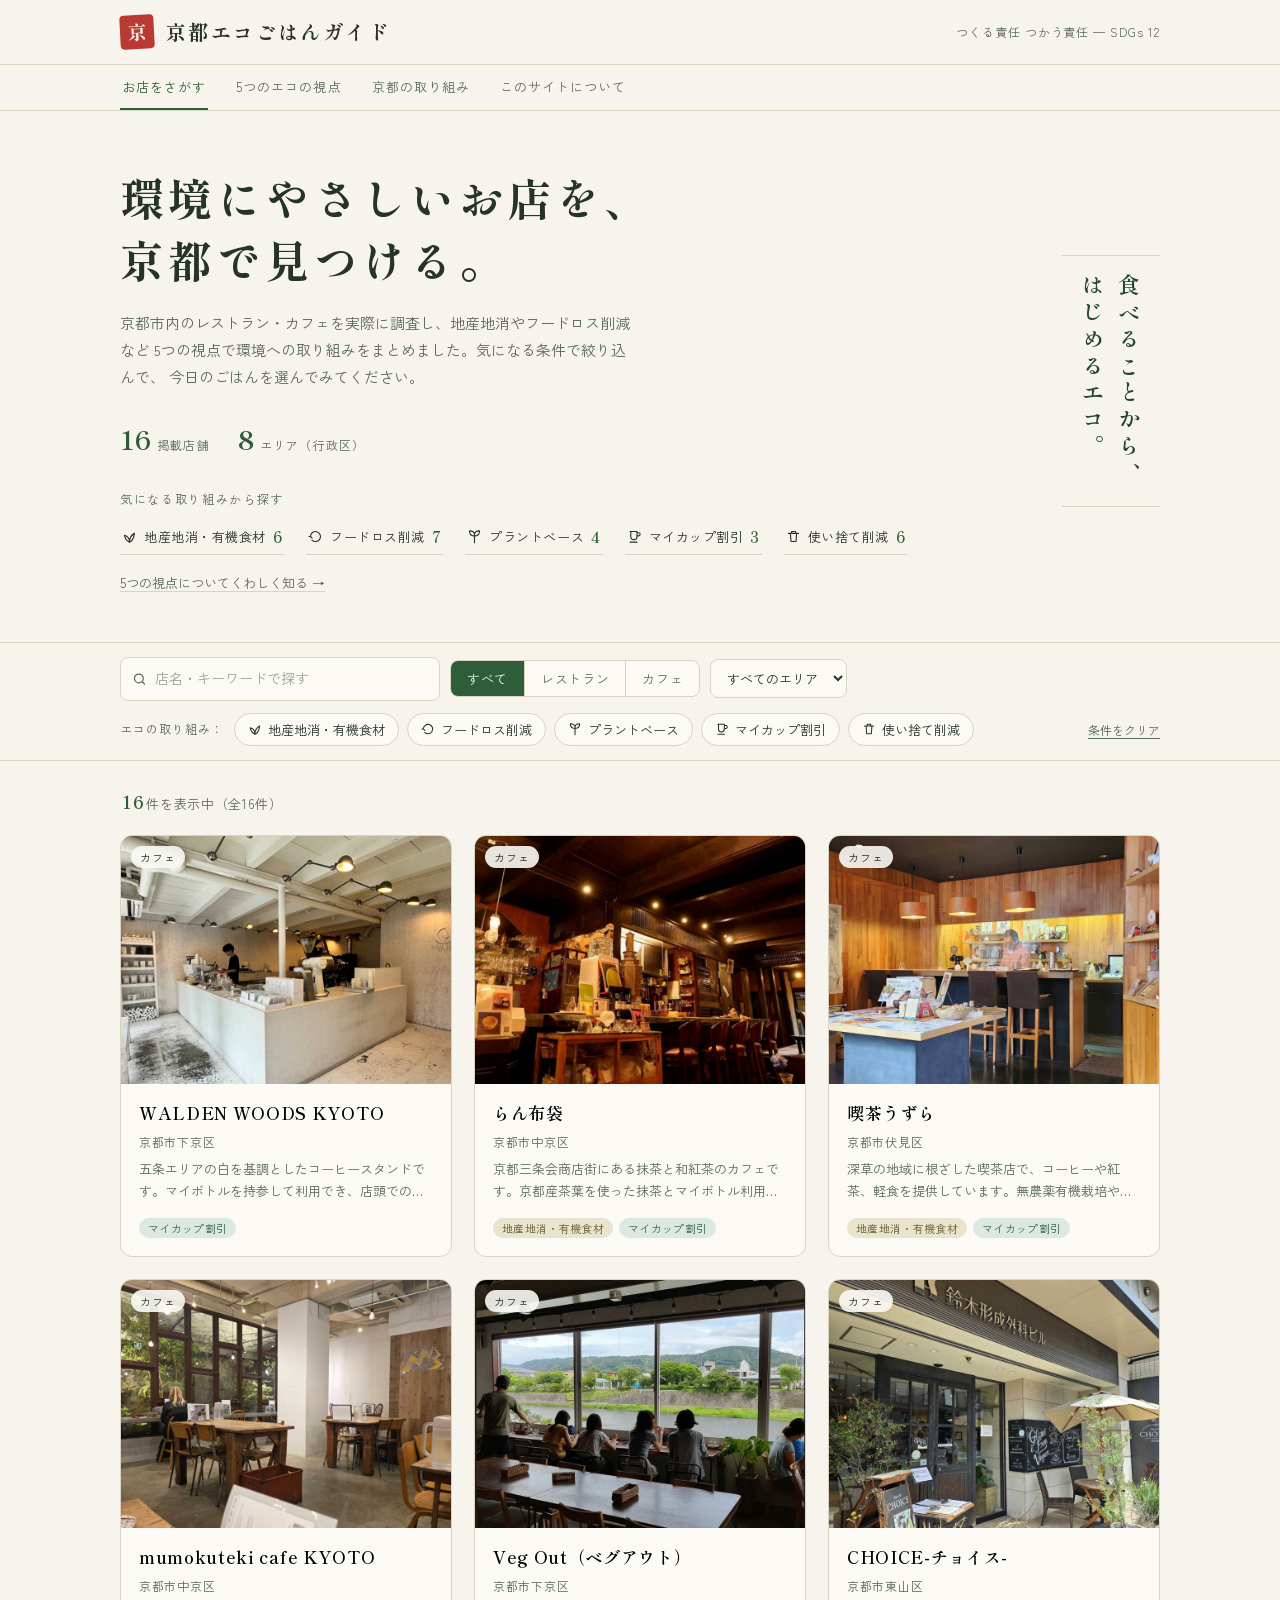
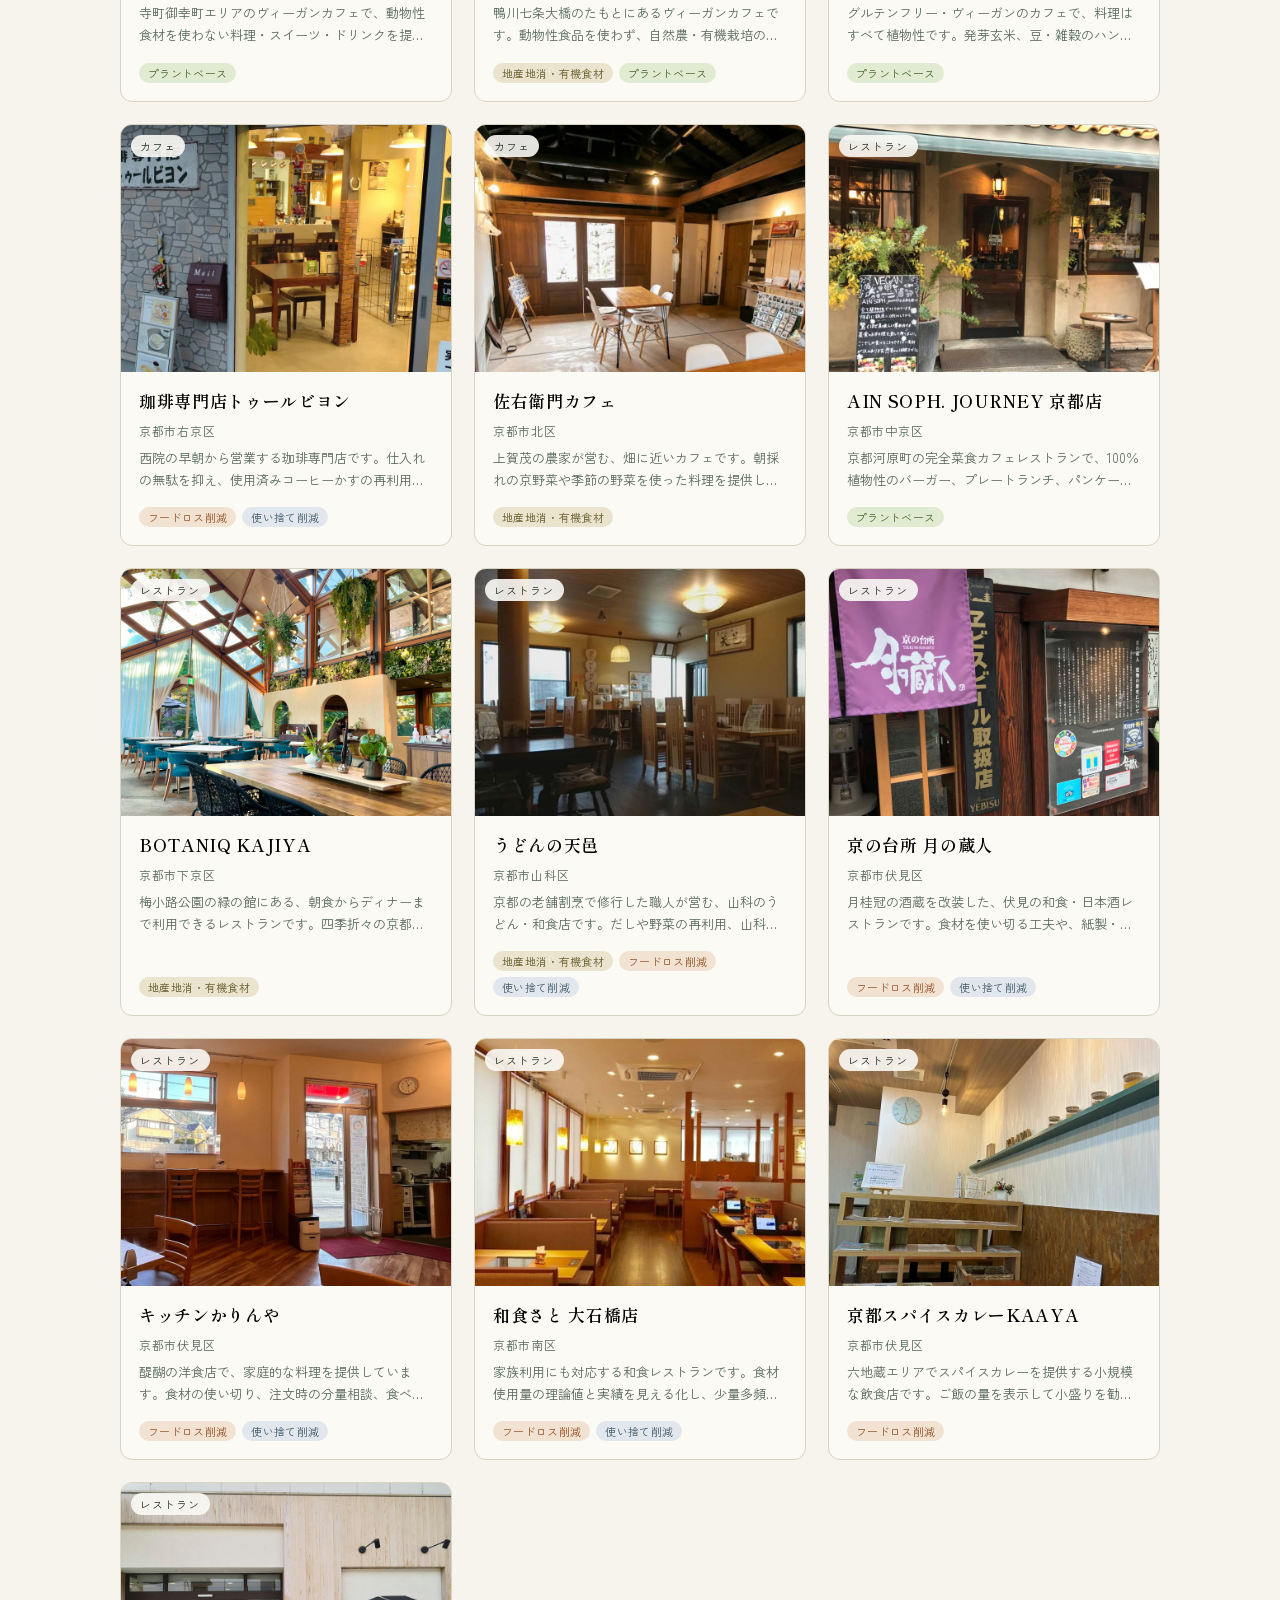
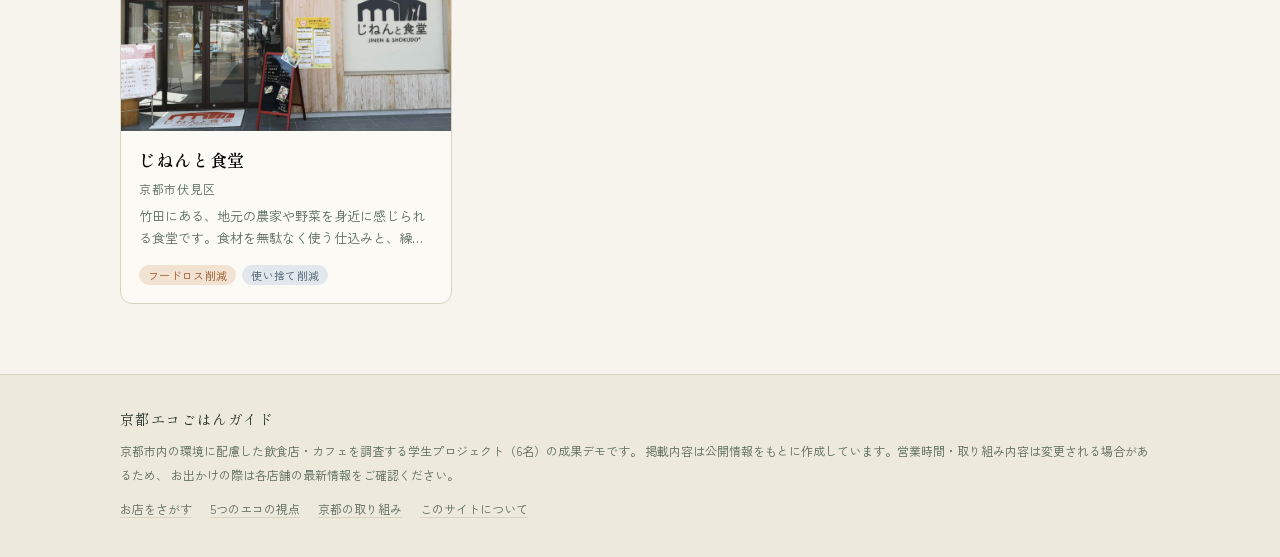
<file: index.html>
<!DOCTYPE html>
<html lang="ja">
<head>
<meta charset="UTF-8">
<meta name="viewport" content="width=device-width, initial-scale=1.0">
<title>京都エコごはんガイド — 環境に配慮した飲食店・カフェガイド</title>
<meta name="description" content="京都市内の環境に配慮したレストラン・カフェを、地産地消・フードロス削減・プラントベースなど5つの視点で紹介するガイドです。">
<link rel="preconnect" href="https://fonts.googleapis.com">
<link rel="preconnect" href="https://fonts.gstatic.com" crossorigin>
<link href="https://fonts.googleapis.com/css2?family=Shippori+Mincho:wght@500;600;700&family=Zen+Kaku+Gothic+New:wght@400;500;700&display=swap" rel="stylesheet">
<link rel="stylesheet" href="css/style.css">
</head>
<body data-page="home">

<section class="hero">
  <div class="hero-inner">
    <div class="hero-main">
      <h1>環境にやさしいお店を、<br>京都で見つける。</h1>
      <p class="hero-lead">
        京都市内のレストラン・カフェを実際に調査し、地産地消やフードロス削減など
        5つの視点で環境への取り組みをまとめました。気になる条件で絞り込んで、
        今日のごはんを選んでみてください。
      </p>
      <div class="hero-stats" id="heroStats"></div>
      <p class="views-label">気になる取り組みから探す</p>
      <div class="hero-views" id="heroViews"></div>
      <p class="views-more"><a href="sdg12.html">5つの視点についてくわしく知る →</a></p>
    </div>
    <p class="tanzaku"><span>食べることから、</span><span>はじめるエコ。</span></p>
  </div>
</section>

<nav class="filters" aria-label="店舗の絞り込み">
  <div class="filters-inner">
    <div class="filters-row">
      <div class="search-box">
        <svg viewBox="0 0 24 24" fill="none" stroke-width="2" stroke-linecap="round" aria-hidden="true"><circle cx="11" cy="11" r="7"/><path d="m20 20-3.5-3.5"/></svg>
        <input type="search" id="searchInput" placeholder="店名・キーワードで探す" aria-label="店名・キーワードで探す">
      </div>
      <div class="seg" role="group" aria-label="カテゴリー" id="catSeg">
        <button type="button" data-cat="all" aria-pressed="true">すべて</button>
        <button type="button" data-cat="restaurant" aria-pressed="false">レストラン</button>
        <button type="button" data-cat="cafe" aria-pressed="false">カフェ</button>
      </div>
      <select id="areaSelect" aria-label="エリアで絞り込む">
        <option value="all">すべてのエリア</option>
      </select>
    </div>
    <div class="filters-row">
      <div class="tag-chips" id="tagChips">
        <span class="chips-label">エコの取り組み：</span>
      </div>
      <button type="button" class="clear-btn" id="clearBtn">条件をクリア</button>
    </div>
  </div>
</nav>

<main class="results">
  <p class="result-count" id="resultCount" role="status"></p>
  <div class="card-grid" id="cardGrid"></div>
  <div class="empty" id="emptyState">
    <span class="empty-mark" aria-hidden="true">空</span>
    <p>条件に合うお店が見つかりませんでした。<br>条件を減らして、もう一度お試しください。</p>
    <button type="button" id="emptyResetBtn">条件をクリアする</button>
  </div>
</main>

<div class="modal-backdrop" id="modalBackdrop">
  <div class="modal" role="dialog" aria-modal="true" aria-labelledby="modalName" id="modalBox">
    <div class="modal-banner" id="modalBanner">
      <img id="modalPhoto" alt="" hidden>
      <span class="initial" id="modalInitial" aria-hidden="true"></span>
      <button type="button" class="modal-close" id="modalClose" aria-label="閉じる">✕</button>
    </div>
    <div class="modal-content" id="modalContent"></div>
  </div>
</div>

<script src="js/layout.js"></script>
<script src="data/stores.js"></script>
<script src="js/app.js"></script>
</body>
</html>
</file>
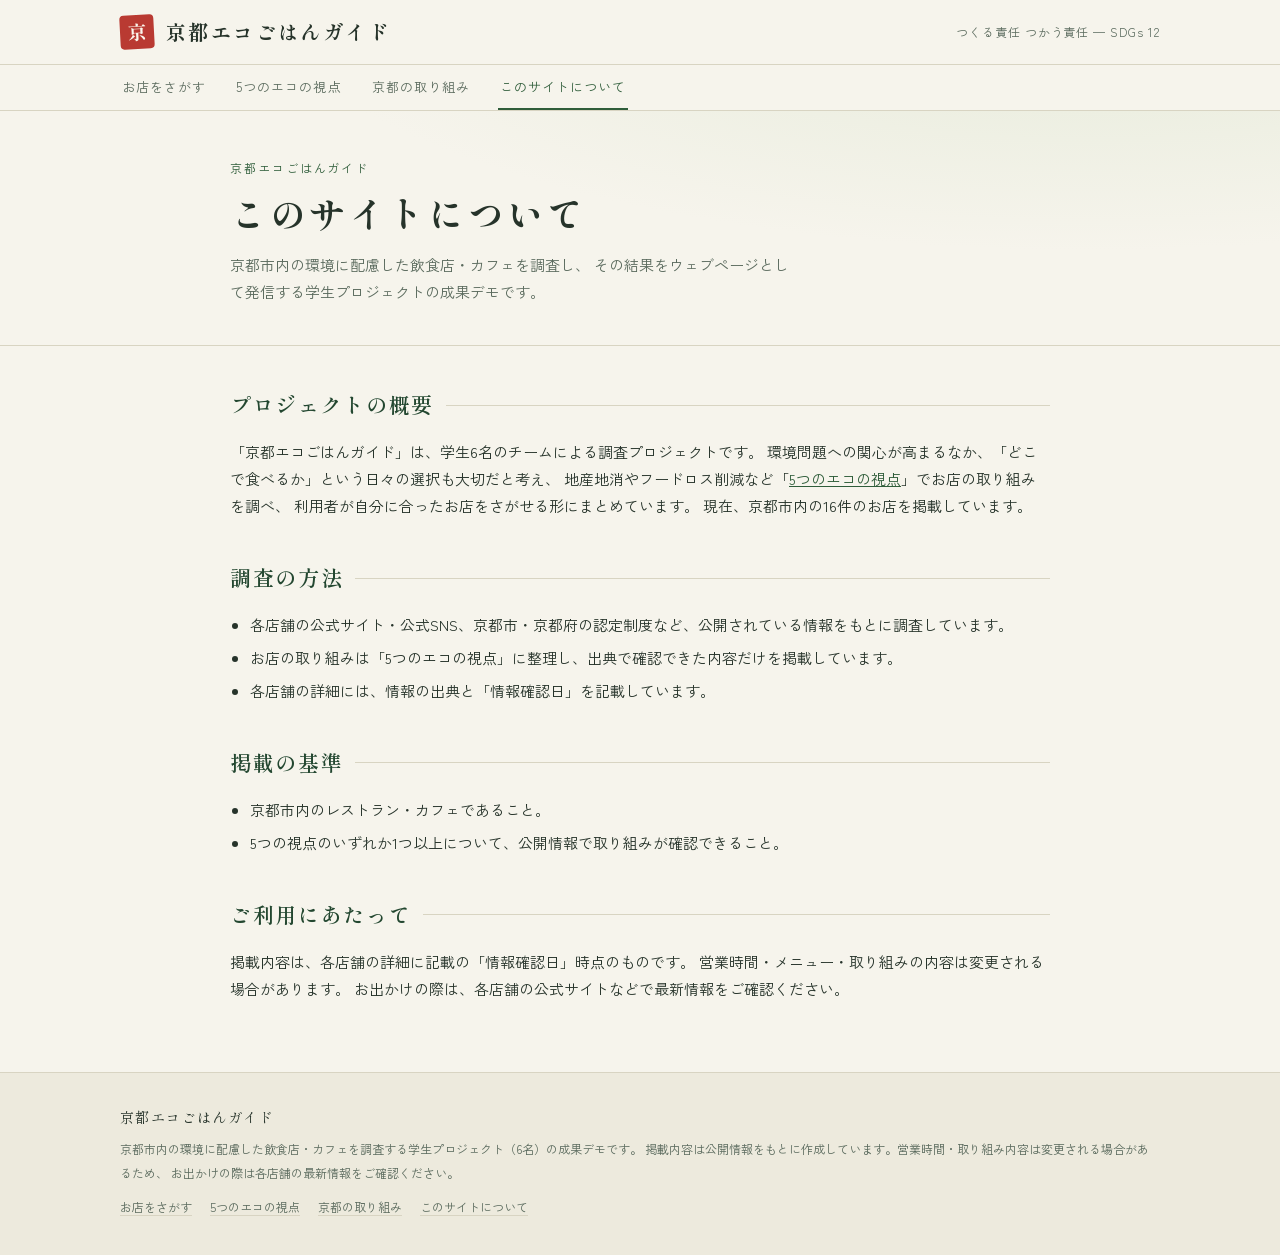
<file: about.html>
<!DOCTYPE html>
<html lang="ja">
<head>
<meta charset="UTF-8">
<meta name="viewport" content="width=device-width, initial-scale=1.0">
<title>このサイトについて — 京都エコごはんガイド</title>
<meta name="description" content="京都エコごはんガイドは、京都市内の環境に配慮した飲食店・カフェを調査する学生プロジェクト（6名）の成果デモです。調査の方法や掲載の基準を説明します。">
<link rel="preconnect" href="https://fonts.googleapis.com">
<link rel="preconnect" href="https://fonts.gstatic.com" crossorigin>
<link href="https://fonts.googleapis.com/css2?family=Shippori+Mincho:wght@500;600;700&family=Zen+Kaku+Gothic+New:wght@400;500;700&display=swap" rel="stylesheet">
<link rel="stylesheet" href="css/style.css">
</head>
<body data-page="about">

<section class="page-hero">
  <div class="page-hero-inner">
    <p class="page-eyebrow">京都エコごはんガイド</p>
    <h1>このサイトについて</h1>
    <p class="page-lead">
      京都市内の環境に配慮した飲食店・カフェを調査し、
      その結果をウェブページとして発信する学生プロジェクトの成果デモです。
    </p>
  </div>
</section>

<main class="article">

  <section>
    <h2>プロジェクトの概要</h2>
    <p>
      「京都エコごはんガイド」は、学生6名のチームによる調査プロジェクトです。
      環境問題への関心が高まるなか、「どこで食べるか」という日々の選択も大切だと考え、
      地産地消やフードロス削減など「<a href="sdg12.html">5つのエコの視点</a>」でお店の取り組みを調べ、
      利用者が自分に合ったお店をさがせる形にまとめています。
      現在、京都市内の<span data-store-count></span>件のお店を掲載しています。
    </p>
  </section>

  <section>
    <h2>調査の方法</h2>
    <ul>
      <li>各店舗の公式サイト・公式SNS、京都市・京都府の認定制度など、公開されている情報をもとに調査しています。</li>
      <li>お店の取り組みは「5つのエコの視点」に整理し、出典で確認できた内容だけを掲載しています。</li>
      <li>各店舗の詳細には、情報の出典と「情報確認日」を記載しています。</li>
    </ul>
  </section>

  <section>
    <h2>掲載の基準</h2>
    <ul>
      <li>京都市内のレストラン・カフェであること。</li>
      <li>5つの視点のいずれか1つ以上について、公開情報で取り組みが確認できること。</li>
    </ul>
  </section>

  <section>
    <h2>ご利用にあたって</h2>
    <p>
      掲載内容は、各店舗の詳細に記載の「情報確認日」時点のものです。
      営業時間・メニュー・取り組みの内容は変更される場合があります。
      お出かけの際は、各店舗の公式サイトなどで最新情報をご確認ください。
    </p>
  </section>

</main>

<script src="js/layout.js"></script>
<script src="data/stores.js"></script>
<script src="js/page.js"></script>
</body>
</html>
</file>
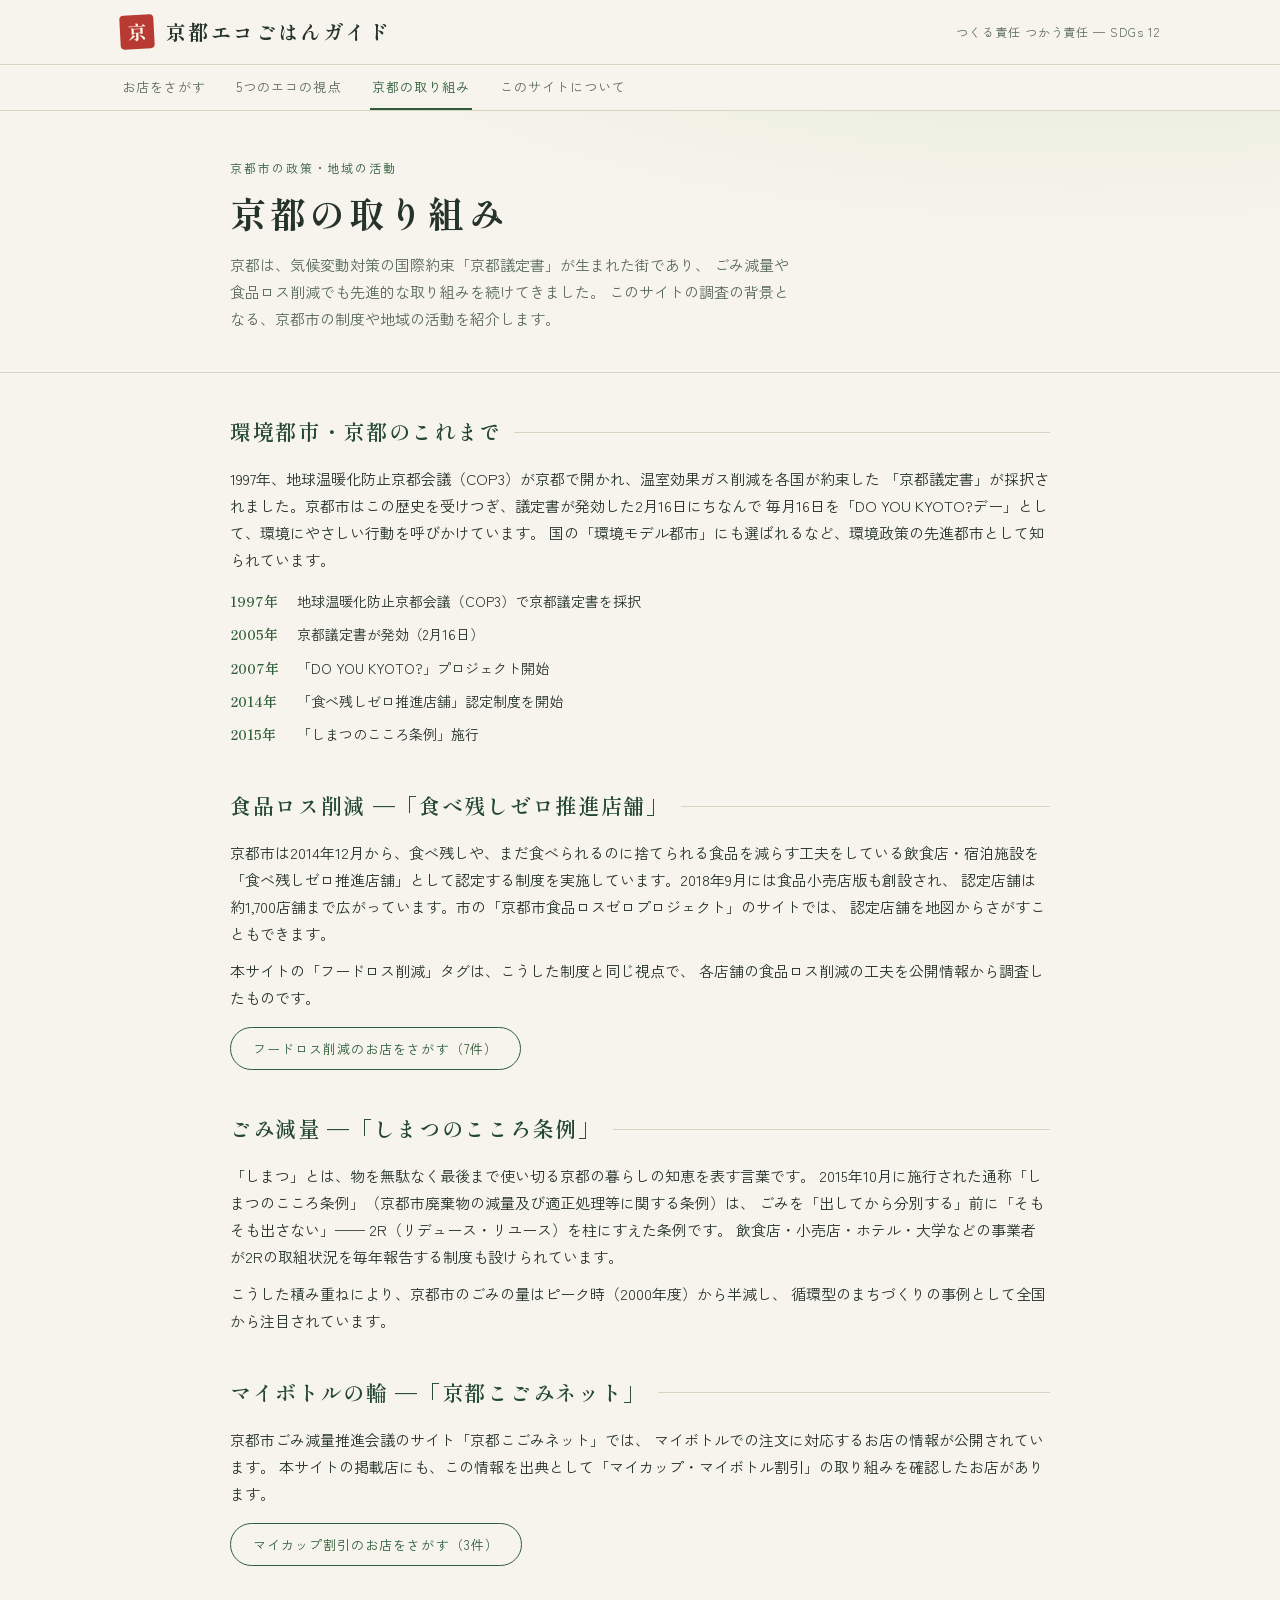
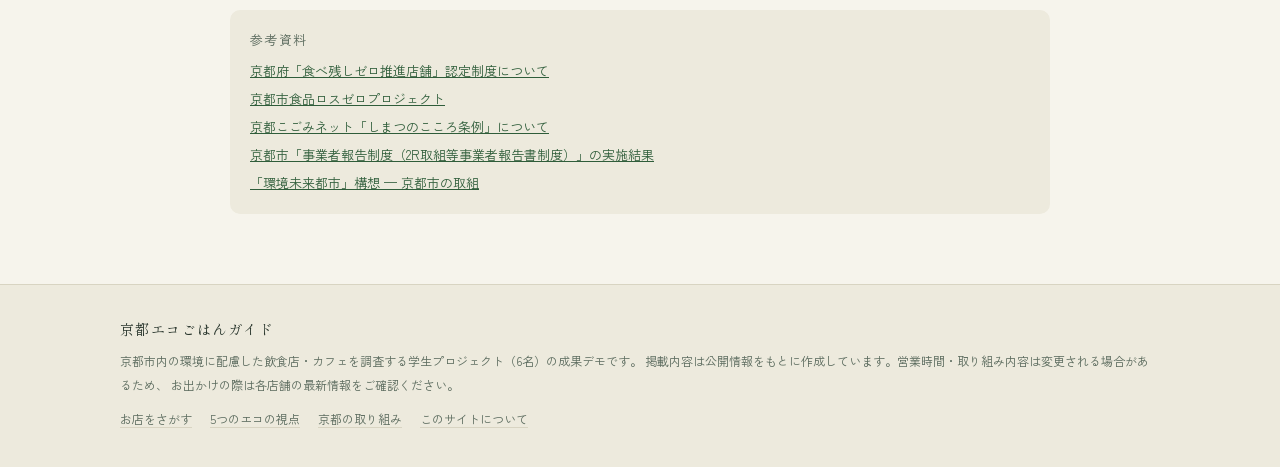
<file: kyoto.html>
<!DOCTYPE html>
<html lang="ja">
<head>
<meta charset="UTF-8">
<meta name="viewport" content="width=device-width, initial-scale=1.0">
<title>京都の取り組み — 京都エコごはんガイド</title>
<meta name="description" content="京都議定書のまち・京都で進む、食品ロス削減やごみ減量の政策と地域の取り組み（食べ残しゼロ推進店舗、しまつのこころ条例、DO YOU KYOTO? など）を紹介します。">
<link rel="preconnect" href="https://fonts.googleapis.com">
<link rel="preconnect" href="https://fonts.gstatic.com" crossorigin>
<link href="https://fonts.googleapis.com/css2?family=Shippori+Mincho:wght@500;600;700&family=Zen+Kaku+Gothic+New:wght@400;500;700&display=swap" rel="stylesheet">
<link rel="stylesheet" href="css/style.css">
</head>
<body data-page="kyoto">

<section class="page-hero">
  <div class="page-hero-inner">
    <p class="page-eyebrow">京都市の政策・地域の活動</p>
    <h1>京都の取り組み</h1>
    <p class="page-lead">
      京都は、気候変動対策の国際約束「京都議定書」が生まれた街であり、
      ごみ減量や食品ロス削減でも先進的な取り組みを続けてきました。
      このサイトの調査の背景となる、京都市の制度や地域の活動を紹介します。
    </p>
  </div>
</section>

<main class="article">

  <section>
    <h2>環境都市・京都のこれまで</h2>
    <p>
      1997年、地球温暖化防止京都会議（COP3）が京都で開かれ、温室効果ガス削減を各国が約束した
      「京都議定書」が採択されました。京都市はこの歴史を受けつぎ、議定書が発効した2月16日にちなんで
      毎月16日を「DO YOU KYOTO?デー」として、環境にやさしい行動を呼びかけています。
      国の「環境モデル都市」にも選ばれるなど、環境政策の先進都市として知られています。
    </p>
    <dl class="timeline">
      <dt>1997年</dt><dd>地球温暖化防止京都会議（COP3）で京都議定書を採択</dd>
      <dt>2005年</dt><dd>京都議定書が発効（2月16日）</dd>
      <dt>2007年</dt><dd>「DO YOU KYOTO?」プロジェクト開始</dd>
      <dt>2014年</dt><dd>「食べ残しゼロ推進店舗」認定制度を開始</dd>
      <dt>2015年</dt><dd>「しまつのこころ条例」施行</dd>
    </dl>
  </section>

  <section>
    <h2>食品ロス削減 —「食べ残しゼロ推進店舗」</h2>
    <p>
      京都市は2014年12月から、食べ残しや、まだ食べられるのに捨てられる食品を減らす工夫をしている飲食店・宿泊施設を
      「食べ残しゼロ推進店舗」として認定する制度を実施しています。2018年9月には食品小売店版も創設され、
      認定店舗は約1,700店舗まで広がっています。市の「京都市食品ロスゼロプロジェクト」のサイトでは、
      認定店舗を地図からさがすこともできます。
    </p>
    <p>
      本サイトの「フードロス削減」タグは、こうした制度と同じ視点で、
      各店舗の食品ロス削減の工夫を公開情報から調査したものです。
    </p>
    <a class="topic-link" href="index.html?tags=food_loss">フードロス削減のお店をさがす（<span data-tag-count="food_loss"></span>件）</a>
  </section>

  <section>
    <h2>ごみ減量 —「しまつのこころ条例」</h2>
    <p>
      「しまつ」とは、物を無駄なく最後まで使い切る京都の暮らしの知恵を表す言葉です。
      2015年10月に施行された通称「しまつのこころ条例」（京都市廃棄物の減量及び適正処理等に関する条例）は、
      ごみを「出してから分別する」前に「そもそも出さない」——
      2R（リデュース・リユース）を柱にすえた条例です。
      飲食店・小売店・ホテル・大学などの事業者が2Rの取組状況を毎年報告する制度も設けられています。
    </p>
    <p>
      こうした積み重ねにより、京都市のごみの量はピーク時（2000年度）から半減し、
      循環型のまちづくりの事例として全国から注目されています。
    </p>
  </section>

  <section>
    <h2>マイボトルの輪 —「京都こごみネット」</h2>
    <p>
      京都市ごみ減量推進会議のサイト「京都こごみネット」では、
      マイボトルでの注文に対応するお店の情報が公開されています。
      本サイトの掲載店にも、この情報を出典として「マイカップ・マイボトル割引」の取り組みを確認したお店があります。
    </p>
    <a class="topic-link" href="index.html?tags=my_cup">マイカップ割引のお店をさがす（<span data-tag-count="my_cup"></span>件）</a>
  </section>

  <div class="ref-box">
    <p class="ref-title">参考資料</p>
    <ul>
      <li><a href="https://www.pref.kyoto.jp/syokuloss/suisintempo.html" target="_blank" rel="noopener noreferrer">京都府「食べ残しゼロ推進店舗」認定制度について</a></li>
      <li><a href="http://sukkiri-kyoto.com/" target="_blank" rel="noopener noreferrer">京都市食品ロスゼロプロジェクト</a></li>
      <li><a href="https://kyoto-kogomi.net/about2r/" target="_blank" rel="noopener noreferrer">京都こごみネット「しまつのこころ条例」について</a></li>
      <li><a href="https://www.city.kyoto.lg.jp/kankyo/page/0000349799.html" target="_blank" rel="noopener noreferrer">京都市「事業者報告制度（2R取組等事業者報告書制度）」の実施結果</a></li>
      <li><a href="https://future-city.go.jp/torikumi/kyoto/" target="_blank" rel="noopener noreferrer">「環境未来都市」構想 — 京都市の取組</a></li>
    </ul>
  </div>

</main>

<script src="js/layout.js"></script>
<script src="data/stores.js"></script>
<script src="js/page.js"></script>
</body>
</html>
</file>
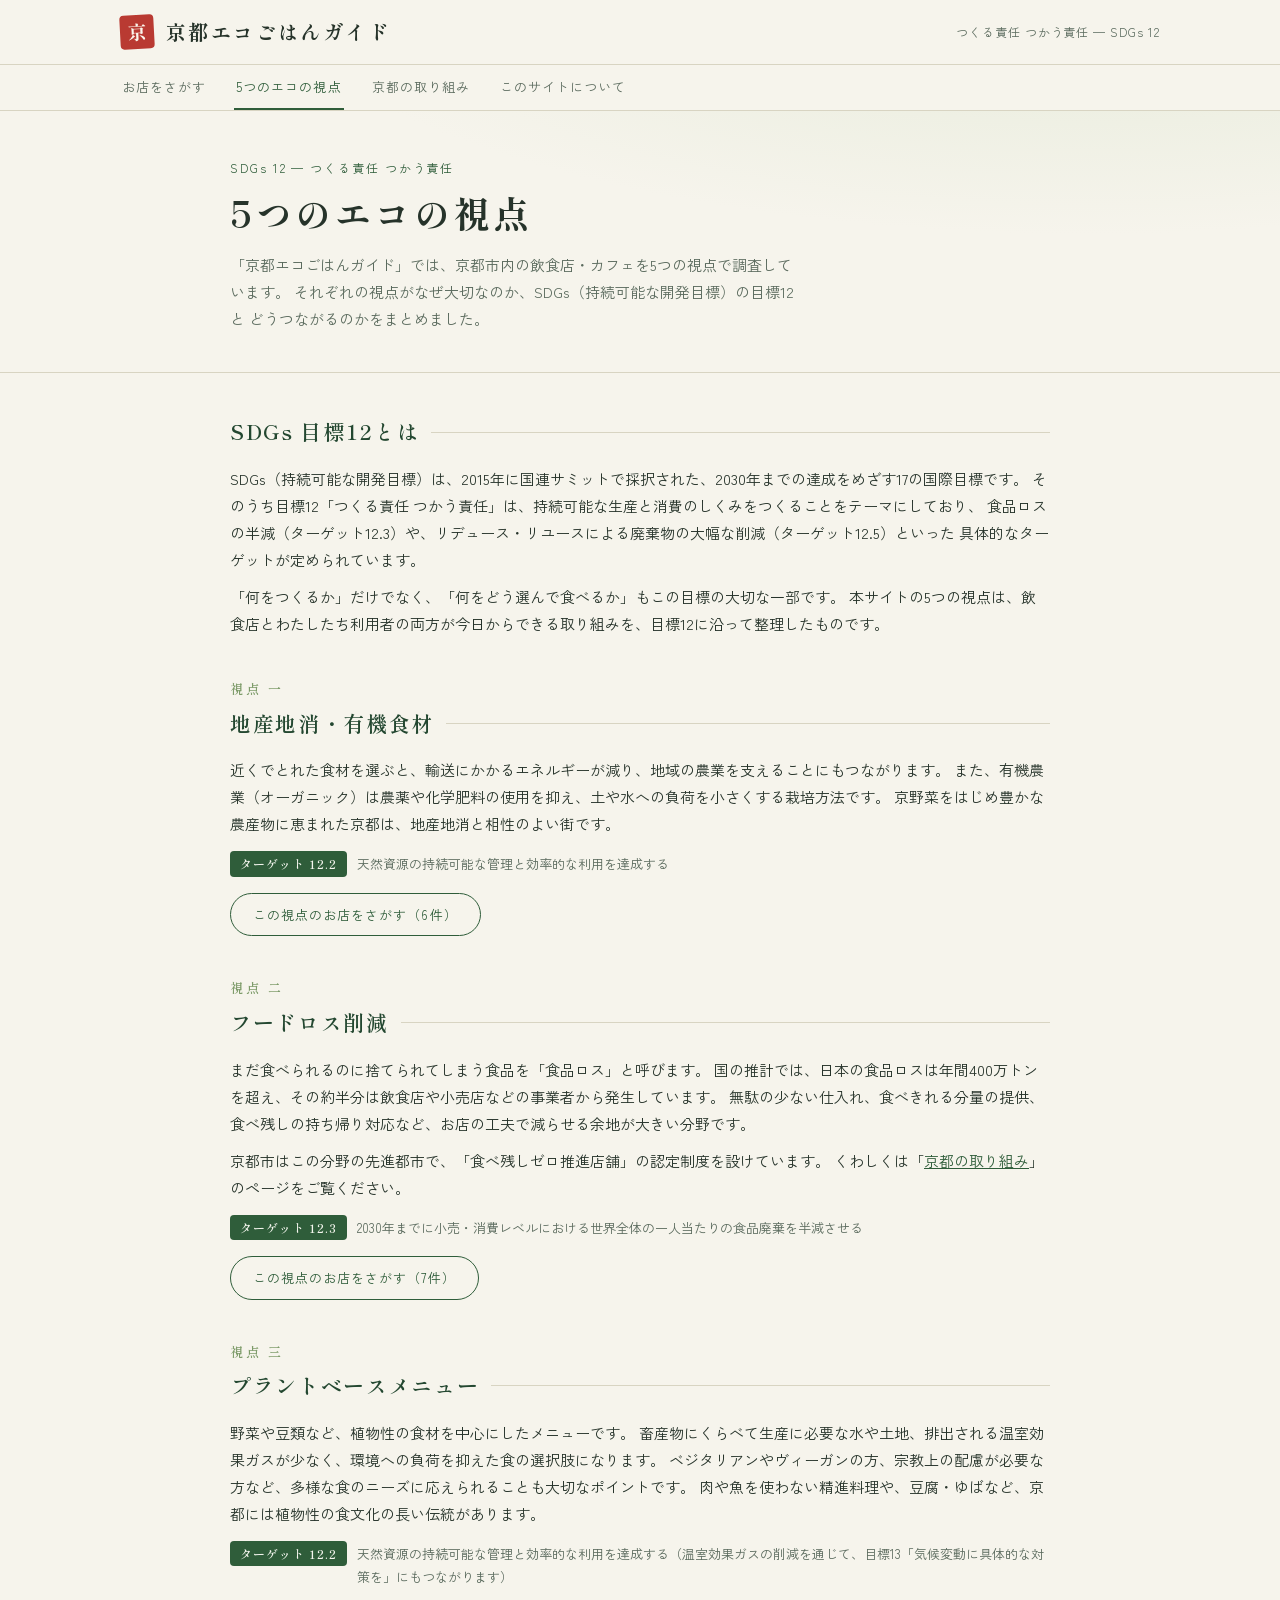
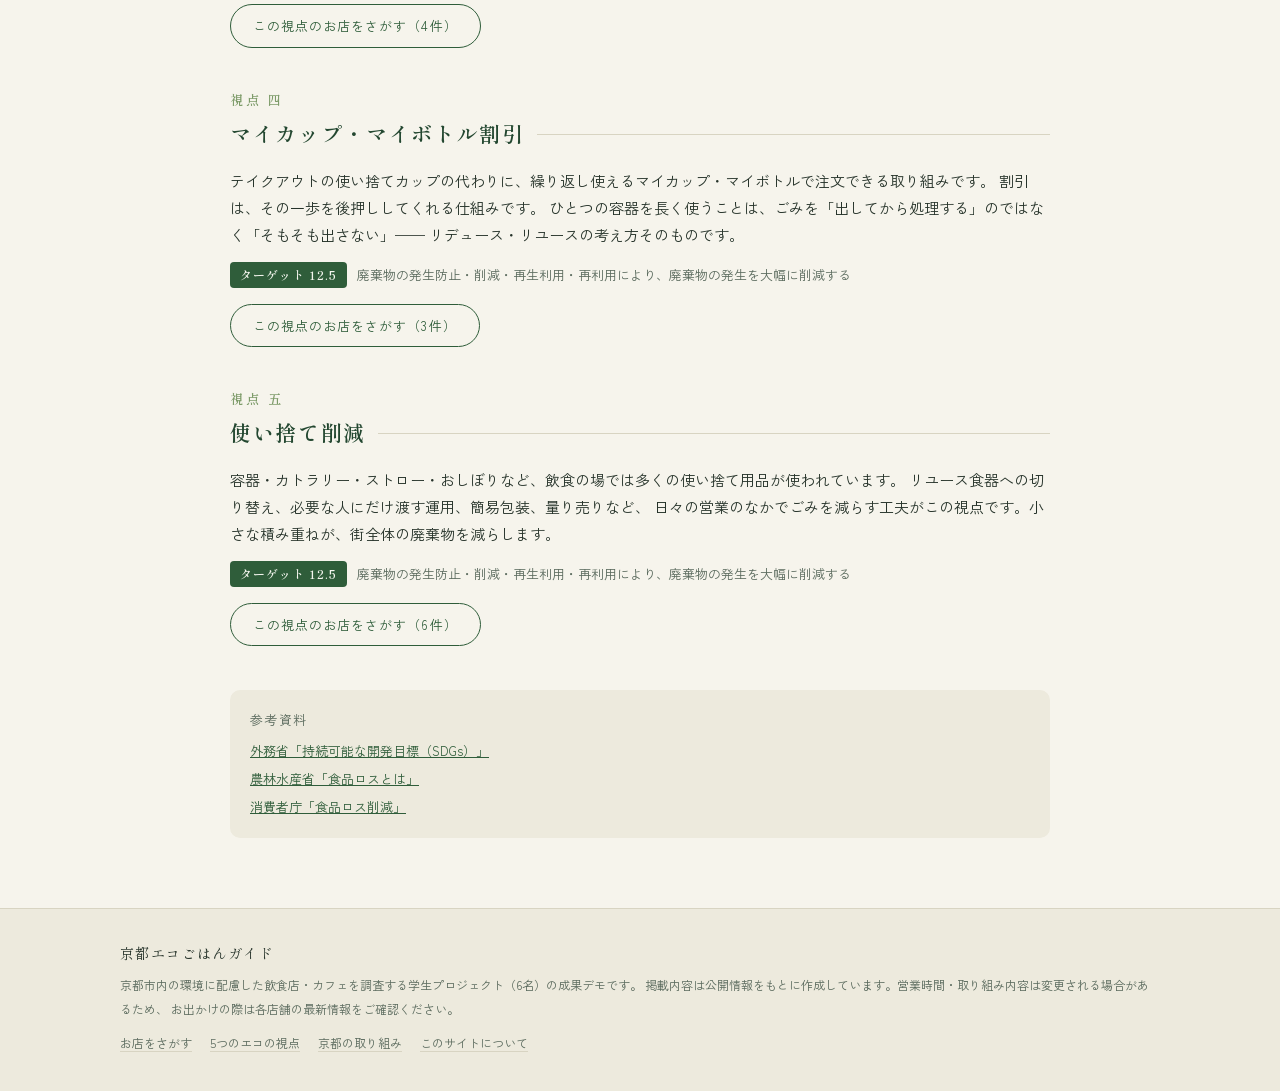
<file: sdg12.html>
<!DOCTYPE html>
<html lang="ja">
<head>
<meta charset="UTF-8">
<meta name="viewport" content="width=device-width, initial-scale=1.0">
<title>5つのエコの視点 — 京都エコごはんガイド</title>
<meta name="description" content="京都エコごはんガイドが店舗調査に用いた5つのエコの視点（地産地消・フードロス削減・プラントベース・マイカップ割引・使い捨て削減）を、SDGs目標12との関わりとあわせて紹介します。">
<link rel="preconnect" href="https://fonts.googleapis.com">
<link rel="preconnect" href="https://fonts.gstatic.com" crossorigin>
<link href="https://fonts.googleapis.com/css2?family=Shippori+Mincho:wght@500;600;700&family=Zen+Kaku+Gothic+New:wght@400;500;700&display=swap" rel="stylesheet">
<link rel="stylesheet" href="css/style.css">
</head>
<body data-page="sdg12">

<section class="page-hero">
  <div class="page-hero-inner">
    <p class="page-eyebrow">SDGs 12 — つくる責任 つかう責任</p>
    <h1>5つのエコの視点</h1>
    <p class="page-lead">
      「京都エコごはんガイド」では、京都市内の飲食店・カフェを5つの視点で調査しています。
      それぞれの視点がなぜ大切なのか、SDGs（持続可能な開発目標）の目標12と
      どうつながるのかをまとめました。
    </p>
  </div>
</section>

<main class="article">

  <section>
    <h2>SDGs 目標12とは</h2>
    <p>
      SDGs（持続可能な開発目標）は、2015年に国連サミットで採択された、2030年までの達成をめざす17の国際目標です。
      そのうち目標12「つくる責任 つかう責任」は、持続可能な生産と消費のしくみをつくることをテーマにしており、
      食品ロスの半減（ターゲット12.3）や、リデュース・リユースによる廃棄物の大幅な削減（ターゲット12.5）といった
      具体的なターゲットが定められています。
    </p>
    <p>
      「何をつくるか」だけでなく、「何をどう選んで食べるか」もこの目標の大切な一部です。
      本サイトの5つの視点は、飲食店とわたしたち利用者の両方が今日からできる取り組みを、目標12に沿って整理したものです。
    </p>
  </section>

  <section class="topic" id="local_organic">
    <p class="topic-no">視点 一</p>
    <h2>地産地消・有機食材</h2>
    <p>
      近くでとれた食材を選ぶと、輸送にかかるエネルギーが減り、地域の農業を支えることにもつながります。
      また、有機農業（オーガニック）は農薬や化学肥料の使用を抑え、土や水への負荷を小さくする栽培方法です。
      京野菜をはじめ豊かな農産物に恵まれた京都は、地産地消と相性のよい街です。
    </p>
    <div class="sdg-target">
      <span class="sdg-chip">ターゲット 12.2</span>
      <span>天然資源の持続可能な管理と効率的な利用を達成する</span>
    </div>
    <a class="topic-link" href="index.html?tags=local_organic">この視点のお店をさがす（<span data-tag-count="local_organic"></span>件）</a>
  </section>

  <section class="topic" id="food_loss">
    <p class="topic-no">視点 二</p>
    <h2>フードロス削減</h2>
    <p>
      まだ食べられるのに捨てられてしまう食品を「食品ロス」と呼びます。
      国の推計では、日本の食品ロスは年間400万トンを超え、その約半分は飲食店や小売店などの事業者から発生しています。
      無駄の少ない仕入れ、食べきれる分量の提供、食べ残しの持ち帰り対応など、お店の工夫で減らせる余地が大きい分野です。
    </p>
    <p>
      京都市はこの分野の先進都市で、「食べ残しゼロ推進店舗」の認定制度を設けています。
      くわしくは「<a href="kyoto.html">京都の取り組み</a>」のページをご覧ください。
    </p>
    <div class="sdg-target">
      <span class="sdg-chip">ターゲット 12.3</span>
      <span>2030年までに小売・消費レベルにおける世界全体の一人当たりの食品廃棄を半減させる</span>
    </div>
    <a class="topic-link" href="index.html?tags=food_loss">この視点のお店をさがす（<span data-tag-count="food_loss"></span>件）</a>
  </section>

  <section class="topic" id="plant_based">
    <p class="topic-no">視点 三</p>
    <h2>プラントベースメニュー</h2>
    <p>
      野菜や豆類など、植物性の食材を中心にしたメニューです。
      畜産物にくらべて生産に必要な水や土地、排出される温室効果ガスが少なく、環境への負荷を抑えた食の選択肢になります。
      ベジタリアンやヴィーガンの方、宗教上の配慮が必要な方など、多様な食のニーズに応えられることも大切なポイントです。
      肉や魚を使わない精進料理や、豆腐・ゆばなど、京都には植物性の食文化の長い伝統があります。
    </p>
    <div class="sdg-target">
      <span class="sdg-chip">ターゲット 12.2</span>
      <span>天然資源の持続可能な管理と効率的な利用を達成する（温室効果ガスの削減を通じて、目標13「気候変動に具体的な対策を」にもつながります）</span>
    </div>
    <a class="topic-link" href="index.html?tags=plant_based">この視点のお店をさがす（<span data-tag-count="plant_based"></span>件）</a>
  </section>

  <section class="topic" id="my_cup">
    <p class="topic-no">視点 四</p>
    <h2>マイカップ・マイボトル割引</h2>
    <p>
      テイクアウトの使い捨てカップの代わりに、繰り返し使えるマイカップ・マイボトルで注文できる取り組みです。
      割引は、その一歩を後押ししてくれる仕組みです。
      ひとつの容器を長く使うことは、ごみを「出してから処理する」のではなく「そもそも出さない」——
      リデュース・リユースの考え方そのものです。
    </p>
    <div class="sdg-target">
      <span class="sdg-chip">ターゲット 12.5</span>
      <span>廃棄物の発生防止・削減・再生利用・再利用により、廃棄物の発生を大幅に削減する</span>
    </div>
    <a class="topic-link" href="index.html?tags=my_cup">この視点のお店をさがす（<span data-tag-count="my_cup"></span>件）</a>
  </section>

  <section class="topic" id="less_disposable">
    <p class="topic-no">視点 五</p>
    <h2>使い捨て削減</h2>
    <p>
      容器・カトラリー・ストロー・おしぼりなど、飲食の場では多くの使い捨て用品が使われています。
      リユース食器への切り替え、必要な人にだけ渡す運用、簡易包装、量り売りなど、
      日々の営業のなかでごみを減らす工夫がこの視点です。小さな積み重ねが、街全体の廃棄物を減らします。
    </p>
    <div class="sdg-target">
      <span class="sdg-chip">ターゲット 12.5</span>
      <span>廃棄物の発生防止・削減・再生利用・再利用により、廃棄物の発生を大幅に削減する</span>
    </div>
    <a class="topic-link" href="index.html?tags=less_disposable">この視点のお店をさがす（<span data-tag-count="less_disposable"></span>件）</a>
  </section>

  <div class="ref-box">
    <p class="ref-title">参考資料</p>
    <ul>
      <li><a href="https://www.mofa.go.jp/mofaj/gaiko/oda/sdgs/index.html" target="_blank" rel="noopener noreferrer">外務省「持続可能な開発目標（SDGs）」</a></li>
      <li><a href="https://www.maff.go.jp/j/shokusan/recycle/syoku_loss/161227_4.html" target="_blank" rel="noopener noreferrer">農林水産省「食品ロスとは」</a></li>
      <li><a href="https://www.caa.go.jp/policies/policy/consumer_policy/information/food_loss/" target="_blank" rel="noopener noreferrer">消費者庁「食品ロス削減」</a></li>
    </ul>
  </div>

</main>

<script src="js/layout.js"></script>
<script src="data/stores.js"></script>
<script src="js/page.js"></script>
</body>
</html>
</file>
<file: css/style.css>
:root {
  --paper: #F6F4EC;
  --paper-2: #EDEADD;
  --card: #FBFAF5;
  --ink: #26332A;
  --ink-soft: #5A6A5D;
  --hairline: #D8D4C2;
  --green-deep: #2F5D3A;
  --green-dark: #234730;
  --matcha: #7D9B69;
  --matcha-pale: #E4EAD8;
  --shu: #B93A32;
  --shadow: 0 2px 6px rgba(38, 51, 42, .07), 0 12px 28px rgba(38, 51, 42, .07);
  --font-display: "Shippori Mincho", "Yu Mincho", "Hiragino Mincho ProN", serif;
  --font-body: "Zen Kaku Gothic New", "Hiragino Kaku Gothic ProN", "Yu Gothic", sans-serif;
}

* { margin: 0; padding: 0; box-sizing: border-box; }

html { scroll-behavior: smooth; }
@media (prefers-reduced-motion: reduce) {
  html { scroll-behavior: auto; }
  *, *::before, *::after { animation: none !important; transition: none !important; }
}

body {
  font-family: var(--font-body);
  background: var(--paper);
  color: var(--ink);
  font-size: 15px;
  line-height: 1.8;
}

a { color: var(--green-deep); }
a:hover { color: var(--shu); }

button { font-family: inherit; cursor: pointer; }

:focus-visible {
  outline: 2px solid var(--green-deep);
  outline-offset: 2px;
}

/* ---------- ヘッダー ---------- */
.site-header {
  border-bottom: 1px solid var(--hairline);
  background: var(--paper);
}

.site-header-inner {
  max-width: 1080px;
  margin: 0 auto;
  padding: 14px 20px;
  display: flex;
  align-items: center;
  gap: 12px;
}

.site-title {
  font-family: var(--font-display);
  font-size: 20px;
  font-weight: 700;
  letter-spacing: .12em;
}

.hanko {
  width: 34px;
  height: 34px;
  flex: none;
  background: var(--shu);
  color: #FBF6EC;
  border-radius: 4px;
  font-family: var(--font-display);
  font-weight: 700;
  font-size: 19px;
  display: grid;
  place-items: center;
  transform: rotate(-3deg);
  user-select: none;
}

.site-tag {
  margin-left: auto;
  font-size: 12px;
  color: var(--ink-soft);
  letter-spacing: .08em;
}

/* ---------- ヒーロー ---------- */
.hero {
  border-bottom: 1px solid var(--hairline);
  background:
    radial-gradient(1200px 400px at 85% -60%, var(--matcha-pale), transparent 70%),
    var(--paper);
}

.hero-inner {
  max-width: 1080px;
  margin: 0 auto;
  padding: 56px 20px 48px;
  display: flex;
  align-items: stretch;
  gap: 48px;
}

.hero-main { flex: 1; }

.hero h1 {
  font-family: var(--font-display);
  font-size: clamp(30px, 5vw, 44px);
  font-weight: 700;
  letter-spacing: .1em;
  line-height: 1.4;
  animation: rise .7s ease both;
}

.hero-lead {
  margin-top: 18px;
  max-width: 34em;
  color: var(--ink-soft);
  animation: rise .7s ease .12s both;
}

.hero-stats {
  margin-top: 26px;
  display: flex;
  flex-wrap: wrap;
  gap: 12px 28px;
  animation: rise .7s ease .22s both;
}

.hero-stat {
  display: flex;
  align-items: baseline;
  gap: 6px;
  white-space: nowrap;
}

.hero-stat .num {
  font-family: var(--font-display);
  font-size: 26px;
  font-weight: 700;
  color: var(--green-deep);
}

.hero-stat .label {
  font-size: 12px;
  color: var(--ink-soft);
  letter-spacing: .1em;
}

/* 5つのエコの視点 — ヒーローから直接絞り込める入口 */
.views-label {
  margin-top: 26px;
  font-size: 12px;
  color: var(--ink-soft);
  letter-spacing: .14em;
  animation: rise .7s ease .28s both;
}

/* 目次のような索引の列。下のフィルターチップ（操作部）とは
 * 見た目を変え、「入口」として件数も添える。 */
.hero-views {
  margin-top: 10px;
  display: flex;
  flex-wrap: wrap;
  gap: 6px 22px;
  animation: rise .7s ease .34s both;
}

.view-btn {
  display: inline-flex;
  align-items: center;
  gap: 7px;
  padding: 6px 2px 7px;
  font-size: 13px;
  letter-spacing: .04em;
  border: none;
  border-bottom: 1px solid var(--hairline);
  background: none;
  color: var(--ink);
  transition: color .15s ease, border-color .15s ease;
}

.view-btn svg { width: 15px; height: 15px; stroke: currentColor; flex: none; }

.view-btn .cnt {
  font-family: var(--font-display);
  font-size: 15px;
  font-weight: 600;
  color: var(--green-deep);
}

.view-btn:hover { color: var(--green-deep); border-color: var(--matcha); }

.view-btn[aria-pressed="true"] {
  color: var(--green-deep);
  border-bottom: 2px solid var(--green-deep);
  padding-bottom: 6px;
}

/* 縦書きの短冊 — このページの署名 */
.tanzaku {
  flex: none;
  writing-mode: vertical-rl;
  display: flex;
  flex-direction: column;
  gap: 14px;
  font-family: var(--font-display);
  font-size: clamp(18px, 2.4vw, 22px);
  font-weight: 600;
  letter-spacing: .22em;
  line-height: 1;
  padding: 18px 20px;
  border-inline: 1px solid var(--hairline);
  color: var(--green-dark);
  align-self: center;
  animation: rise .7s ease .3s both;
}

@keyframes rise {
  from { opacity: 0; transform: translateY(10px); }
  to { opacity: 1; transform: none; }
}

/* ---------- フィルター ---------- */
.filters {
  position: sticky;
  top: 0;
  z-index: 20;
  background: rgba(246, 244, 236, .92);
  backdrop-filter: blur(8px);
  border-bottom: 1px solid var(--hairline);
}

.filters-inner {
  max-width: 1080px;
  margin: 0 auto;
  padding: 14px 20px;
  display: flex;
  flex-direction: column;
  gap: 12px;
}

.filters-row {
  display: flex;
  flex-wrap: wrap;
  align-items: center;
  gap: 10px;
}

.search-box {
  position: relative;
  flex: 1 1 200px;
  max-width: 320px;
}

.search-box svg {
  position: absolute;
  left: 12px;
  top: 50%;
  transform: translateY(-50%);
  width: 15px;
  height: 15px;
  stroke: var(--ink-soft);
  pointer-events: none;
}

.search-box input {
  width: 100%;
  padding: 8px 12px 8px 34px;
  font: inherit;
  font-size: 14px;
  color: var(--ink);
  background: var(--card);
  border: 1px solid var(--hairline);
  border-radius: 8px;
}

.search-box input::placeholder { color: #9AA396; }

.seg {
  display: flex;
  border: 1px solid var(--hairline);
  border-radius: 8px;
  overflow: hidden;
  background: var(--card);
}

.seg button {
  padding: 8px 16px;
  font-size: 13px;
  border: none;
  background: transparent;
  color: var(--ink-soft);
  letter-spacing: .05em;
}

.seg button + button { border-left: 1px solid var(--hairline); }

.seg button[aria-pressed="true"] {
  background: var(--green-deep);
  color: #F4F6EE;
}

select#areaSelect {
  padding: 8px 12px;
  font: inherit;
  font-size: 13px;
  color: var(--ink);
  background: var(--card);
  border: 1px solid var(--hairline);
  border-radius: 8px;
}

.tag-chips {
  display: flex;
  flex-wrap: wrap;
  gap: 8px;
  align-items: center;
}

.tag-chips .chips-label {
  font-size: 12px;
  color: var(--ink-soft);
  letter-spacing: .08em;
  margin-right: 2px;
}

.chip {
  display: inline-flex;
  align-items: center;
  gap: 6px;
  padding: 6px 13px;
  font-size: 13px;
  border: 1px solid var(--hairline);
  border-radius: 999px;
  background: var(--card);
  color: var(--ink);
  transition: background .15s ease, color .15s ease, border-color .15s ease;
}

.chip svg { width: 14px; height: 14px; stroke: currentColor; flex: none; }

.chip:hover { border-color: var(--matcha); }

.chip[aria-pressed="true"] {
  background: var(--green-deep);
  border-color: var(--green-deep);
  color: #F4F6EE;
}

.clear-btn {
  margin-left: auto;
  border: none;
  background: none;
  font-size: 12px;
  color: var(--ink-soft);
  text-decoration: underline;
  text-underline-offset: 3px;
}

.clear-btn:hover { color: var(--shu); }

/* ---------- 結果一覧 ---------- */
.results {
  max-width: 1080px;
  margin: 0 auto;
  padding: 26px 20px 70px;
}

.result-count {
  font-size: 13px;
  color: var(--ink-soft);
  margin-bottom: 18px;
  letter-spacing: .05em;
}

.result-count strong {
  font-family: var(--font-display);
  font-size: 17px;
  color: var(--green-deep);
  margin: 0 2px;
}

.card-grid {
  display: grid;
  grid-template-columns: repeat(auto-fill, minmax(270px, 1fr));
  gap: 22px;
}

.card {
  background: var(--card);
  border: 1px solid var(--hairline);
  border-radius: 12px;
  overflow: hidden;
  text-align: left;
  padding: 0;
  display: flex;
  flex-direction: column;
  transition: transform .18s ease, box-shadow .18s ease;
  /* 絞り込みのたびに軽く立ち上がる（delay は JS が段差をつける） */
  animation: cardIn .4s ease backwards;
}

@keyframes cardIn {
  from { opacity: 0; transform: translateY(8px); }
  to { opacity: 1; transform: none; }
}

.card:hover {
  transform: translateY(-3px);
  box-shadow: var(--shadow);
}

.card-photo {
  aspect-ratio: 4 / 3;
  display: grid;
  place-items: center;
  position: relative;
  overflow: hidden;
}

.card-photo img {
  width: 100%;
  height: 100%;
  object-fit: cover;
  display: block;
}

.card-photo img,
.card-photo .initial {
  transition: transform .35s ease;
}

.card:hover .card-photo img,
.card:hover .card-photo .initial {
  transform: scale(1.06);
}

.card-photo .initial {
  font-family: var(--font-display);
  font-weight: 600;
  font-size: 64px;
  color: rgba(251, 250, 245, .92);
  line-height: 1;
}

/* ---------- 和紋プレースホルダー ----------
 * 写真が用意されるまでの区画。6種の伝統文様 × 自然の色調を
 * 店舗ごとに循環させる（JS が .washi-0〜5 を付与する）。
 * 文様は data URI のインライン SVG（外部依存なし）。 */
.washi-0 {
  /* 苔 × 青海波
   * 正式な描き方に合わせ、扇（塗りつぶし円＋同心の線）を
   * 上の段から順に描き、下の段が上の段の裾を覆い隠す。 */
  background-color: #5C7D53;
  background-image:
    url("data:image/svg+xml,<svg xmlns='http://www.w3.org/2000/svg' width='20' height='10'><g stroke='%23FBFAF5' stroke-opacity='.2' stroke-width='1'><g><circle cx='10' cy='-5' r='10' fill='%235C7D53'/><circle cx='10' cy='-5' r='6.6' fill='none'/><circle cx='10' cy='-5' r='3.3' fill='none'/></g><g><circle cx='0' cy='0' r='10' fill='%235C7D53'/><circle cx='0' cy='0' r='6.6' fill='none'/><circle cx='0' cy='0' r='3.3' fill='none'/><circle cx='20' cy='0' r='10' fill='%235C7D53'/><circle cx='20' cy='0' r='6.6' fill='none'/><circle cx='20' cy='0' r='3.3' fill='none'/></g><g><circle cx='10' cy='5' r='10' fill='%235C7D53'/><circle cx='10' cy='5' r='6.6' fill='none'/><circle cx='10' cy='5' r='3.3' fill='none'/></g><g><circle cx='0' cy='10' r='10' fill='%235C7D53'/><circle cx='0' cy='10' r='6.6' fill='none'/><circle cx='0' cy='10' r='3.3' fill='none'/><circle cx='20' cy='10' r='10' fill='%235C7D53'/><circle cx='20' cy='10' r='6.6' fill='none'/><circle cx='20' cy='10' r='3.3' fill='none'/></g><g><circle cx='10' cy='15' r='10' fill='%235C7D53'/><circle cx='10' cy='15' r='6.6' fill='none'/><circle cx='10' cy='15' r='3.3' fill='none'/></g></g></svg>");
  background-size: 44px 22px;
}

.washi-1 {
  /* 抹茶 × 亀甲 */
  background-color: #8A9A5B;
  background-image:
    url("data:image/svg+xml,<svg xmlns='http://www.w3.org/2000/svg' width='24' height='14'><g fill='none' stroke='%23FBFAF5' stroke-opacity='.18' stroke-width='1.1'><path d='M4 0h8l4 7-4 7H4L0 7Z'/><path d='M16 7h8'/><path d='M12 0l4 7'/><path d='M12 14l4-7'/></g></svg>"),
    linear-gradient(135deg, #8A9A5B, #6B7A40);
  background-size: 48px 28px, cover;
}

.washi-2 {
  /* 土 × 市松 */
  background-color: #A98467;
  background-image:
    url("data:image/svg+xml,<svg xmlns='http://www.w3.org/2000/svg' width='24' height='24'><g fill='%23FBFAF5' fill-opacity='.08'><rect width='12' height='12'/><rect x='12' y='12' width='12' height='12'/></g></svg>"),
    linear-gradient(135deg, #A98467, #84624A);
  background-size: 56px 56px, cover;
}

.washi-3 {
  /* 青磁 × 七宝 */
  background-color: #5F7F71;
  background-image:
    url("data:image/svg+xml,<svg xmlns='http://www.w3.org/2000/svg' width='24' height='24'><g fill='none' stroke='%23FBFAF5' stroke-opacity='.18' stroke-width='1.1'><circle cx='0' cy='0' r='12'/><circle cx='24' cy='0' r='12'/><circle cx='0' cy='24' r='12'/><circle cx='24' cy='24' r='12'/><circle cx='12' cy='12' r='12'/></g></svg>"),
    linear-gradient(135deg, #5F7F71, #43604F);
  background-size: 52px 52px, cover;
}

.washi-4 {
  /* 焙じ茶 × 矢絣 */
  background-color: #96654F;
  background-image:
    url("data:image/svg+xml,<svg xmlns='http://www.w3.org/2000/svg' width='20' height='28'><g fill='none' stroke='%23FBFAF5' stroke-opacity='.2' stroke-width='1.3'><path d='M3 1l7 9 7-9'/><path d='M3 15l7 9 7-9'/></g></svg>"),
    linear-gradient(135deg, #96654F, #744C3A);
  background-size: 36px 50px, cover;
}

.washi-5 {
  /* 藍鼠 × 鱗 */
  background-color: #7A8B99;
  background-image:
    url("data:image/svg+xml,<svg xmlns='http://www.w3.org/2000/svg' width='24' height='24'><g fill='%23FBFAF5' fill-opacity='.09'><path d='M0 12L6 0l6 12Z'/><path d='M12 12l6-12 6 12Z'/><path d='M-6 24L0 12l6 12Z'/><path d='M6 24l6-12 6 12Z'/><path d='M18 24l6-12 6 12Z'/></g></svg>"),
    linear-gradient(135deg, #7A8B99, #5B6B78);
  background-size: 44px 44px, cover;
}

.card-photo .cat-badge {
  position: absolute;
  top: 10px;
  left: 10px;
  font-size: 11px;
  letter-spacing: .1em;
  padding: 3px 9px;
  border-radius: 999px;
  background: rgba(251, 250, 245, .9);
  color: var(--ink);
}

.card-body {
  padding: 16px 18px 18px;
  display: flex;
  flex-direction: column;
  gap: 8px;
  flex: 1;
}

.card-name {
  font-family: var(--font-display);
  font-size: 17px;
  font-weight: 600;
  letter-spacing: .04em;
  line-height: 1.5;
}

.card-area {
  font-size: 12px;
  color: var(--ink-soft);
  letter-spacing: .06em;
}

.card-desc {
  font-size: 13px;
  color: var(--ink-soft);
  line-height: 1.7;
  display: -webkit-box;
  -webkit-line-clamp: 2;
  -webkit-box-orient: vertical;
  overflow: hidden;
}

.card-tags {
  margin-top: auto;
  padding-top: 8px;
  display: flex;
  flex-wrap: wrap;
  gap: 6px;
}

.mini-tag {
  font-size: 11px;
  padding: 2px 9px;
  border-radius: 999px;
  background: var(--matcha-pale);
  color: var(--green-dark);
  letter-spacing: .03em;
}

/* タグごとの低彩度カラー（自然の素材に寄せる） */
.mini-tag.t-local_organic  { background: #EAE4CF; color: #6B5F30; }  /* 畑の土・実り */
.mini-tag.t-food_loss      { background: #F1E2D2; color: #96552B; }  /* 柿渋 */
.mini-tag.t-plant_based    { background: #E1EBD2; color: #47682C; }  /* 若葉 */
.mini-tag.t-my_cup         { background: #DCE9E2; color: #3D6555; }  /* 青磁 */
.mini-tag.t-less_disposable{ background: #E1E7EC; color: #475E6E; }  /* 藍鼠 */

/* ---------- 空表示 ---------- */
.empty {
  display: none;
  text-align: center;
  padding: 70px 20px;
  color: var(--ink-soft);
}

.empty.show { display: block; }

.empty .empty-mark {
  font-family: var(--font-display);
  font-size: 44px;
  color: var(--hairline);
  display: block;
  margin-bottom: 14px;
}

.empty button {
  margin-top: 16px;
  padding: 9px 22px;
  font-size: 13px;
  border: 1px solid var(--green-deep);
  border-radius: 999px;
  background: none;
  color: var(--green-deep);
}

.empty button:hover { background: var(--matcha-pale); }

/* ---------- 詳細モーダル ---------- */
.modal-backdrop {
  position: fixed;
  inset: 0;
  z-index: 50;
  background: rgba(38, 51, 42, .45);
  display: none;
  align-items: flex-start;
  justify-content: center;
  padding: 5vh 16px;
  overflow-y: auto;
}

.modal-backdrop.open { display: flex; }

.modal {
  background: var(--card);
  border-radius: 14px;
  max-width: 680px;
  width: 100%;
  overflow: hidden;
  animation: rise .25s ease both;
}

.modal-banner {
  height: 120px;
  position: relative;
  display: grid;
  place-items: center;
  overflow: hidden;
}

.modal-banner.has-photo {
  height: 220px;
}

.modal-banner img {
  position: absolute;
  inset: 0;
  width: 100%;
  height: 100%;
  object-fit: cover;
  object-position: center;
  display: block;
}

.modal-banner .initial {
  font-family: var(--font-display);
  font-weight: 600;
  font-size: 52px;
  color: rgba(251, 250, 245, .92);
}

.modal-close {
  position: absolute;
  top: 12px;
  right: 12px;
  width: 34px;
  height: 34px;
  border: none;
  border-radius: 50%;
  background: rgba(251, 250, 245, .9);
  color: var(--ink);
  font-size: 16px;
  display: grid;
  place-items: center;
}

.modal-content { padding: 24px 28px 30px; }

.modal-head {
  display: flex;
  align-items: baseline;
  flex-wrap: wrap;
  gap: 10px;
  padding-bottom: 14px;
  border-bottom: 1px solid var(--hairline);
}

.modal-name {
  font-family: var(--font-display);
  font-size: 24px;
  font-weight: 700;
  letter-spacing: .05em;
}

.modal-meta {
  font-size: 12px;
  color: var(--ink-soft);
  letter-spacing: .08em;
}

.modal-desc { margin: 16px 0 4px; font-size: 14px; }

.info-grid {
  margin-top: 14px;
  display: grid;
  grid-template-columns: max-content 1fr;
  gap: 6px 18px;
  font-size: 13px;
}

.info-grid dt {
  color: var(--ink-soft);
  letter-spacing: .1em;
  white-space: nowrap;
}

.info-grid dd { overflow-wrap: anywhere; }

.eco-section { margin-top: 22px; }

.eco-section h3 {
  font-family: var(--font-display);
  font-size: 15px;
  font-weight: 600;
  letter-spacing: .12em;
  color: var(--green-dark);
  display: flex;
  align-items: center;
  gap: 10px;
  margin-bottom: 12px;
}

.eco-section h3::after {
  content: "";
  flex: 1;
  height: 1px;
  background: var(--hairline);
}

.eco-item {
  display: flex;
  gap: 12px;
  align-items: flex-start;
  padding: 10px 0;
}

.eco-item + .eco-item { border-top: 1px dashed var(--hairline); }

.eco-item .mini-tag { flex: none; margin-top: 3px; }

.eco-item p { font-size: 13px; color: var(--ink); }

.sources {
  margin-top: 20px;
  padding: 14px 16px;
  background: var(--paper-2);
  border-radius: 10px;
  font-size: 12px;
}

.sources .sources-title {
  color: var(--ink-soft);
  letter-spacing: .1em;
  margin-bottom: 6px;
}

.sources ul { list-style: none; }

.sources li { overflow-wrap: anywhere; line-height: 1.9; }

.sources .verified {
  margin-top: 8px;
  color: var(--ink-soft);
}

.modal-actions { margin-top: 20px; }

.modal-actions a {
  display: inline-block;
  padding: 10px 26px;
  font-size: 13px;
  letter-spacing: .1em;
  background: var(--green-deep);
  color: #F4F6EE;
  border-radius: 999px;
  text-decoration: none;
}

.modal-actions a:hover { background: var(--green-dark); color: #F4F6EE; }

/* ---------- フッター ---------- */
.site-footer {
  border-top: 1px solid var(--hairline);
  background: var(--paper-2);
}

.site-footer-inner {
  max-width: 1080px;
  margin: 0 auto;
  padding: 30px 20px 36px;
  font-size: 12px;
  color: var(--ink-soft);
  line-height: 2;
}

.site-footer .foot-title {
  font-family: var(--font-display);
  font-size: 14px;
  color: var(--ink);
  letter-spacing: .1em;
  margin-bottom: 6px;
}

/* ---------- 共通ナビ（layout.js が注入するヘッダー） ---------- */
.brand {
  display: flex;
  align-items: center;
  gap: 12px;
  color: var(--ink);
  text-decoration: none;
}

.brand:hover { color: var(--ink); }

.site-nav { border-top: 1px solid var(--hairline); }

.site-nav-inner {
  max-width: 1080px;
  margin: 0 auto;
  padding: 0 20px;
  display: flex;
  gap: 26px;
  overflow-x: auto;
  scrollbar-width: none;
}

.site-nav a {
  font-size: 13px;
  letter-spacing: .08em;
  color: var(--ink-soft);
  text-decoration: none;
  padding: 10px 2px;
  border-bottom: 2px solid transparent;
  white-space: nowrap;
}

.site-nav a:hover { color: var(--green-deep); }

.site-nav a[aria-current="page"] {
  color: var(--green-deep);
  border-bottom-color: var(--green-deep);
}

.site-footer .foot-links { margin-top: 10px; }

.site-footer .foot-links a {
  color: var(--ink-soft);
  text-decoration-color: var(--hairline);
  text-underline-offset: 3px;
  margin-right: 18px;
  white-space: nowrap;
}

.site-footer .foot-links a:hover { color: var(--green-deep); }

/* ヒーローから視点紹介ページへの入口 */
.views-more {
  margin-top: 16px;
  font-size: 13px;
  animation: rise .7s ease .4s both;
}

.views-more a {
  color: var(--ink-soft);
  text-decoration-color: var(--hairline);
  text-underline-offset: 3px;
}

.views-more a:hover { color: var(--green-deep); }

/* ---------- 内容ページ（sdg12 / kyoto / about） ---------- */
.page-hero {
  border-bottom: 1px solid var(--hairline);
  background:
    radial-gradient(1200px 400px at 85% -60%, var(--matcha-pale), transparent 70%),
    var(--paper);
}

.page-hero-inner {
  max-width: 860px;
  margin: 0 auto;
  padding: 46px 20px 40px;
}

.page-eyebrow {
  font-size: 12px;
  letter-spacing: .16em;
  color: var(--green-deep);
  animation: rise .7s ease both;
}

.page-hero h1 {
  margin-top: 8px;
  font-family: var(--font-display);
  font-size: clamp(26px, 4vw, 36px);
  font-weight: 700;
  letter-spacing: .1em;
  line-height: 1.4;
  animation: rise .7s ease .08s both;
}

.page-lead {
  margin-top: 14px;
  max-width: 38em;
  color: var(--ink-soft);
  animation: rise .7s ease .16s both;
}

.article {
  max-width: 860px;
  margin: 0 auto;
  padding: 40px 20px 70px;
}

.article h2 {
  font-family: var(--font-display);
  font-size: 21px;
  font-weight: 600;
  letter-spacing: .08em;
  color: var(--green-dark);
  display: flex;
  align-items: center;
  gap: 12px;
  margin: 0 0 14px;
}

.article h2::after {
  content: "";
  flex: 1;
  height: 1px;
  background: var(--hairline);
}

.article section + section { margin-top: 40px; }

.article p + p { margin-top: 10px; }

.article ul {
  padding-left: 1.3em;
  display: flex;
  flex-direction: column;
  gap: 6px;
}

/* 視点の通し番号（漢数字） */
.topic-no {
  font-family: var(--font-display);
  font-size: 13px;
  font-weight: 600;
  letter-spacing: .24em;
  color: var(--matcha);
  margin-bottom: 4px;
}

/* SDGs ターゲットの表示 */
.sdg-target {
  margin-top: 14px;
  display: flex;
  gap: 10px;
  align-items: baseline;
  font-size: 13px;
  color: var(--ink-soft);
}

.sdg-chip {
  flex: none;
  font-family: var(--font-display);
  font-size: 12px;
  font-weight: 600;
  letter-spacing: .08em;
  background: var(--green-deep);
  color: #F4F6EE;
  padding: 2px 10px;
  border-radius: 4px;
  white-space: nowrap;
}

/* 一覧ページへの誘導リンク（絞り込み付き） */
.topic-link {
  display: inline-block;
  margin-top: 16px;
  padding: 9px 22px;
  font-size: 13px;
  letter-spacing: .08em;
  border: 1px solid var(--green-deep);
  border-radius: 999px;
  color: var(--green-deep);
  text-decoration: none;
}

.topic-link:hover {
  background: var(--matcha-pale);
  color: var(--green-dark);
}

/* 年表（kyoto ページ） */
.timeline {
  margin-top: 16px;
  display: grid;
  grid-template-columns: max-content 1fr;
  gap: 8px 18px;
  font-size: 14px;
}

.timeline dt {
  font-family: var(--font-display);
  font-weight: 600;
  color: var(--green-deep);
  white-space: nowrap;
}

/* 参考資料 */
.ref-box {
  margin-top: 44px;
  padding: 18px 20px;
  background: var(--paper-2);
  border-radius: 10px;
  font-size: 13px;
}

.ref-box .ref-title {
  color: var(--ink-soft);
  letter-spacing: .1em;
  margin-bottom: 6px;
}

.ref-box ul {
  list-style: none;
  padding-left: 0;
  gap: 2px;
}

.ref-box li { overflow-wrap: anywhere; line-height: 2; }

/* ---------- レスポンシブ ---------- */
@media (max-width: 720px) {
  .site-title { white-space: nowrap; }
  .site-tag { display: none; }
  .filters { position: static; }
  .hero-inner { padding: 36px 20px 32px; gap: 24px; flex-direction: column; }
  .hero h1 { font-size: 26px; }
  /* 短冊は縦書きをやめ、ヒーローの結びとして横一行で残す */
  .tanzaku {
    writing-mode: horizontal-tb;
    flex-direction: row;
    justify-content: center;
    flex-wrap: wrap;
    gap: 0;
    align-self: stretch;
    font-size: 15px;
    letter-spacing: .18em;
    line-height: 1.6;
    padding: 12px 0 10px;
    border-inline: none;
    border-block: 1px solid var(--hairline);
    text-align: center;
  }
  .filters-inner { padding: 12px 16px; }
  .search-box { max-width: none; }
  .modal-content { padding: 20px 18px 24px; }
  .info-grid { grid-template-columns: 1fr; gap: 2px; }
  .info-grid dt { margin-top: 8px; }
  .site-nav-inner { gap: 20px; padding: 0 16px; }
  .page-hero-inner { padding: 34px 20px 30px; }
  .article { padding: 30px 20px 60px; }
  .sdg-target { flex-direction: column; gap: 6px; }
}
</file>
